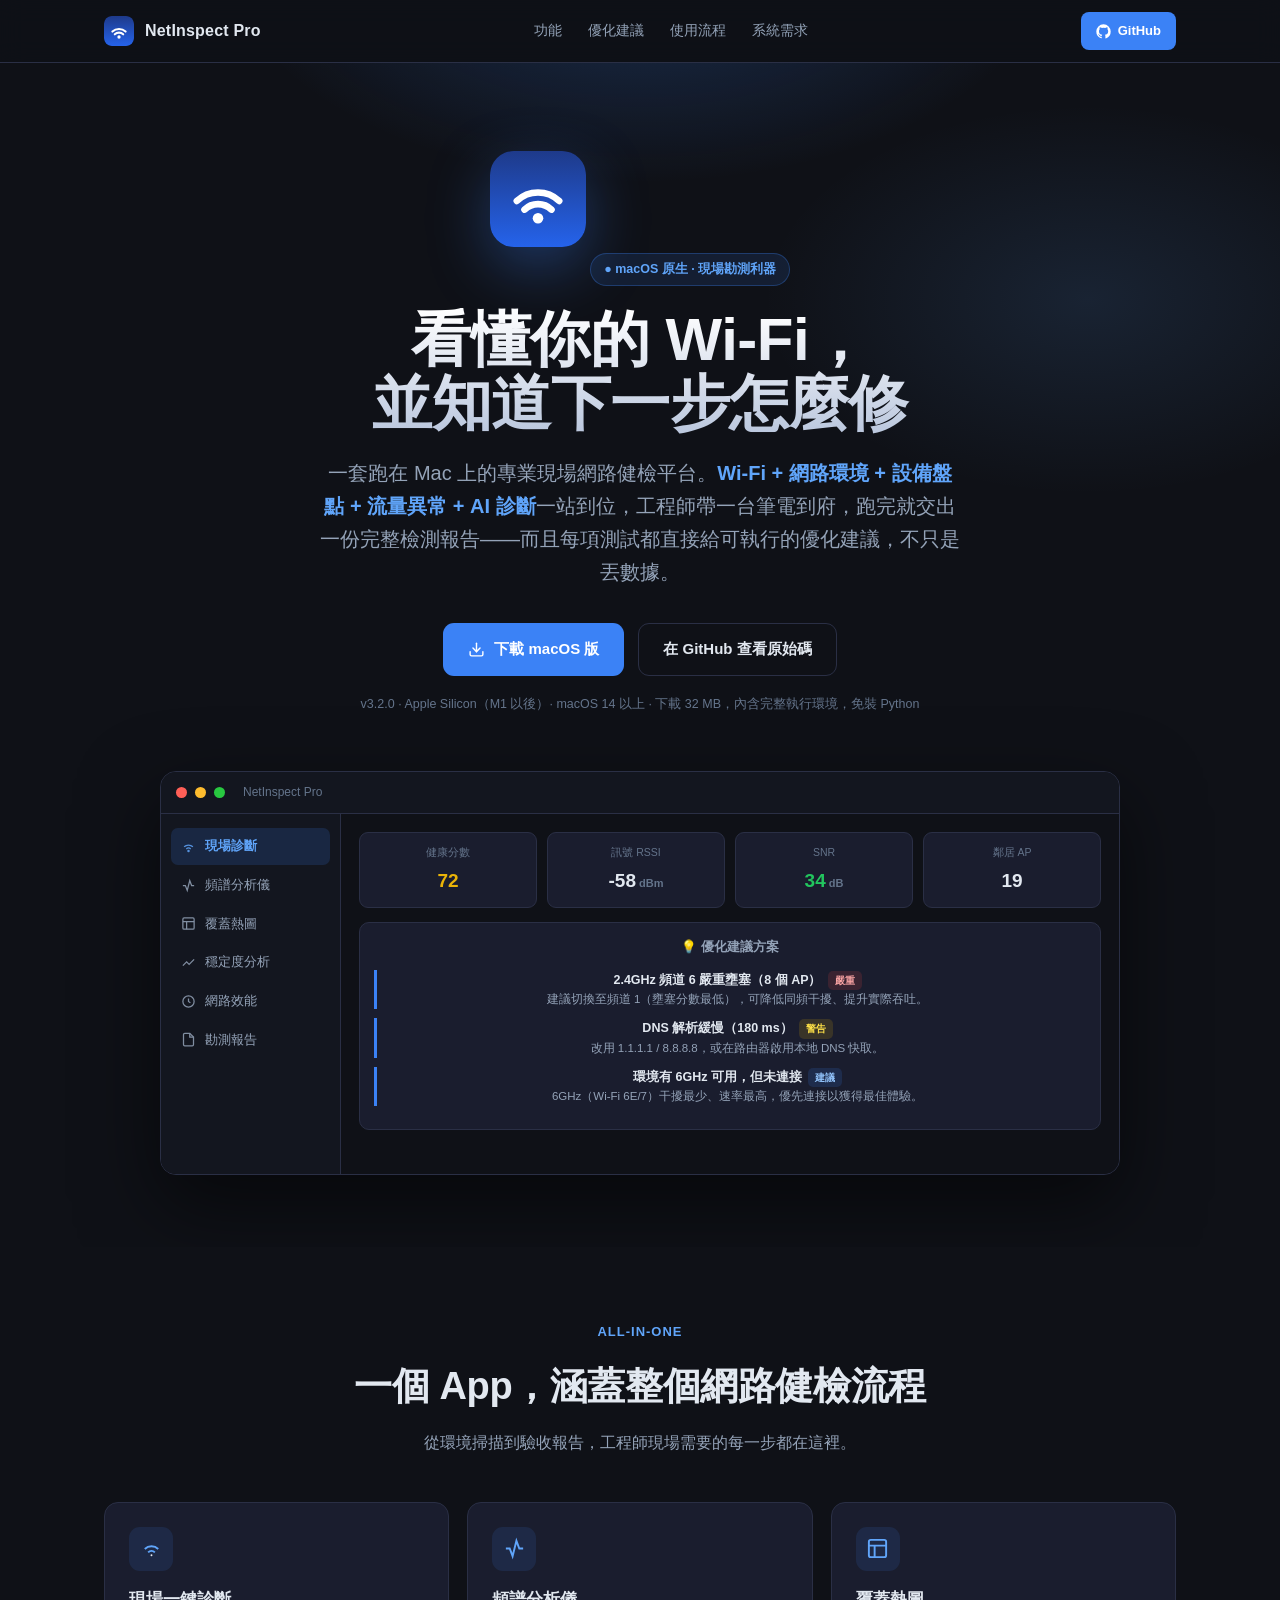
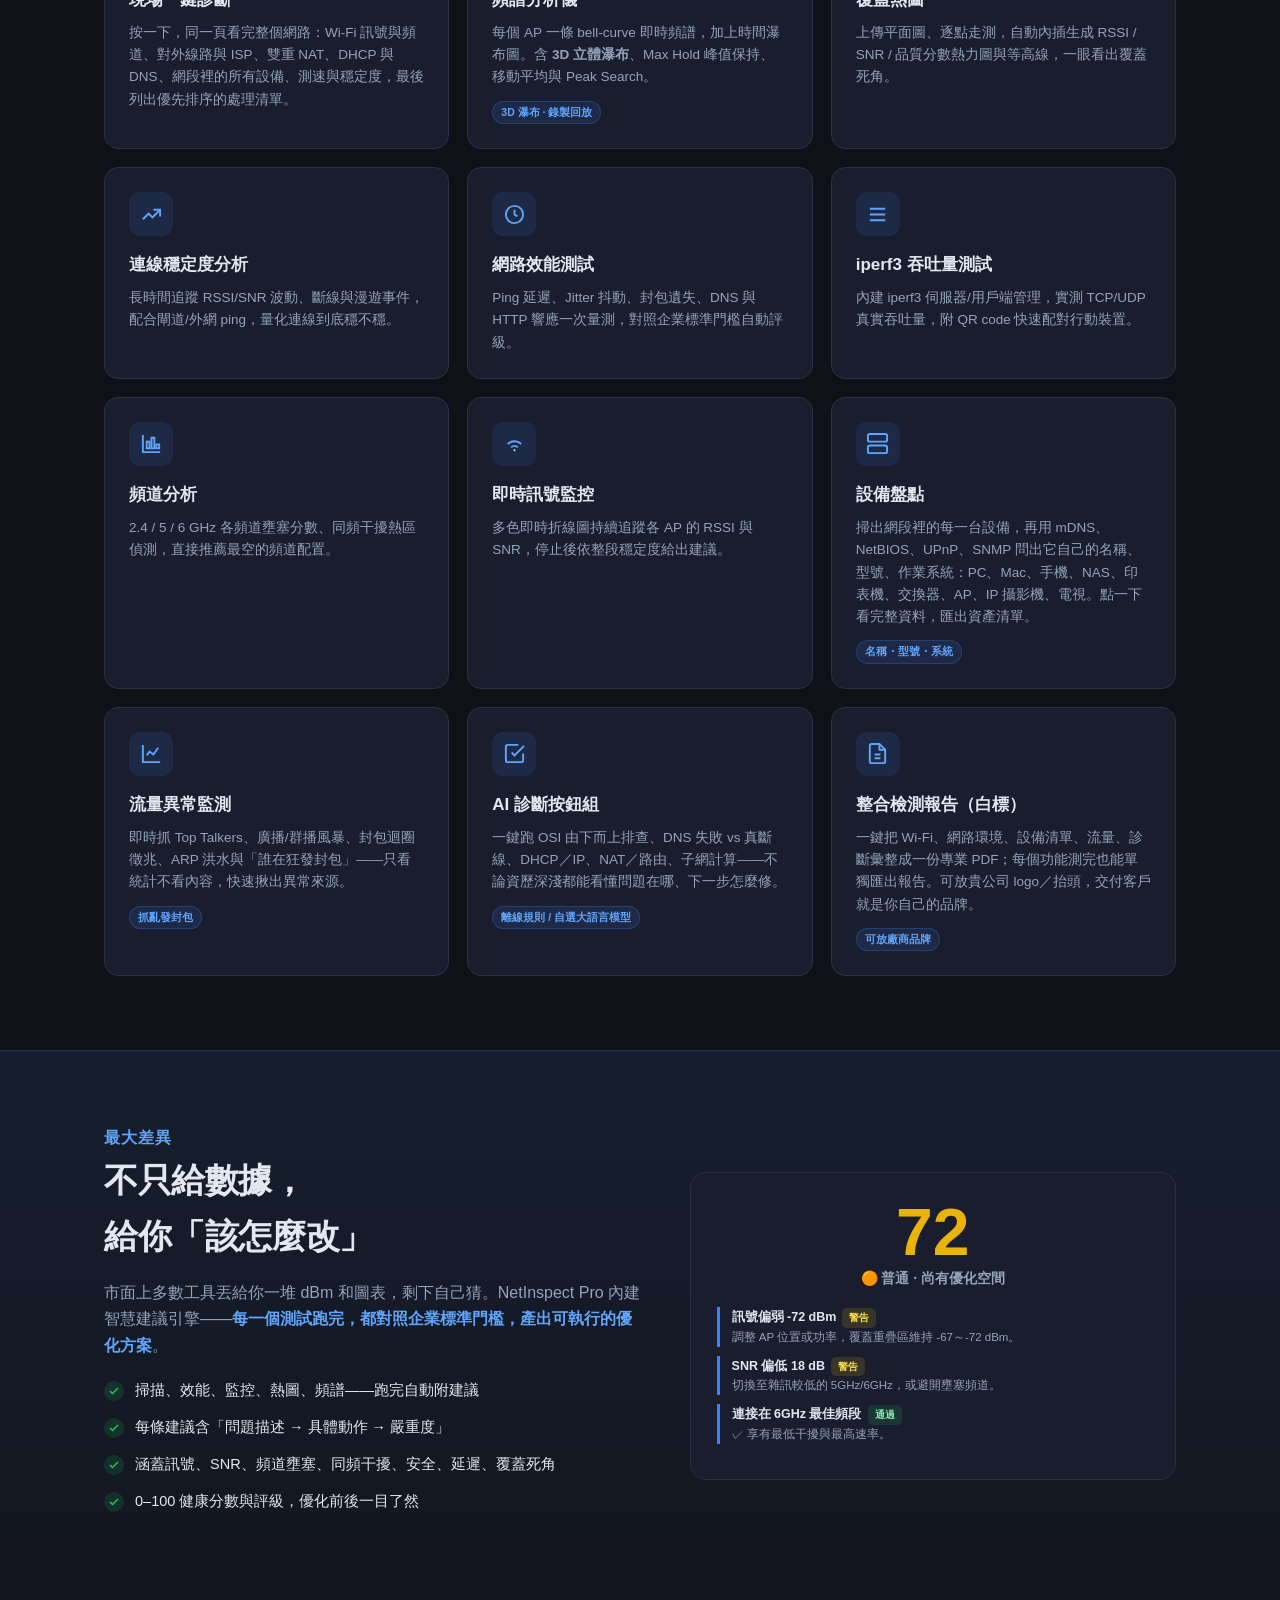
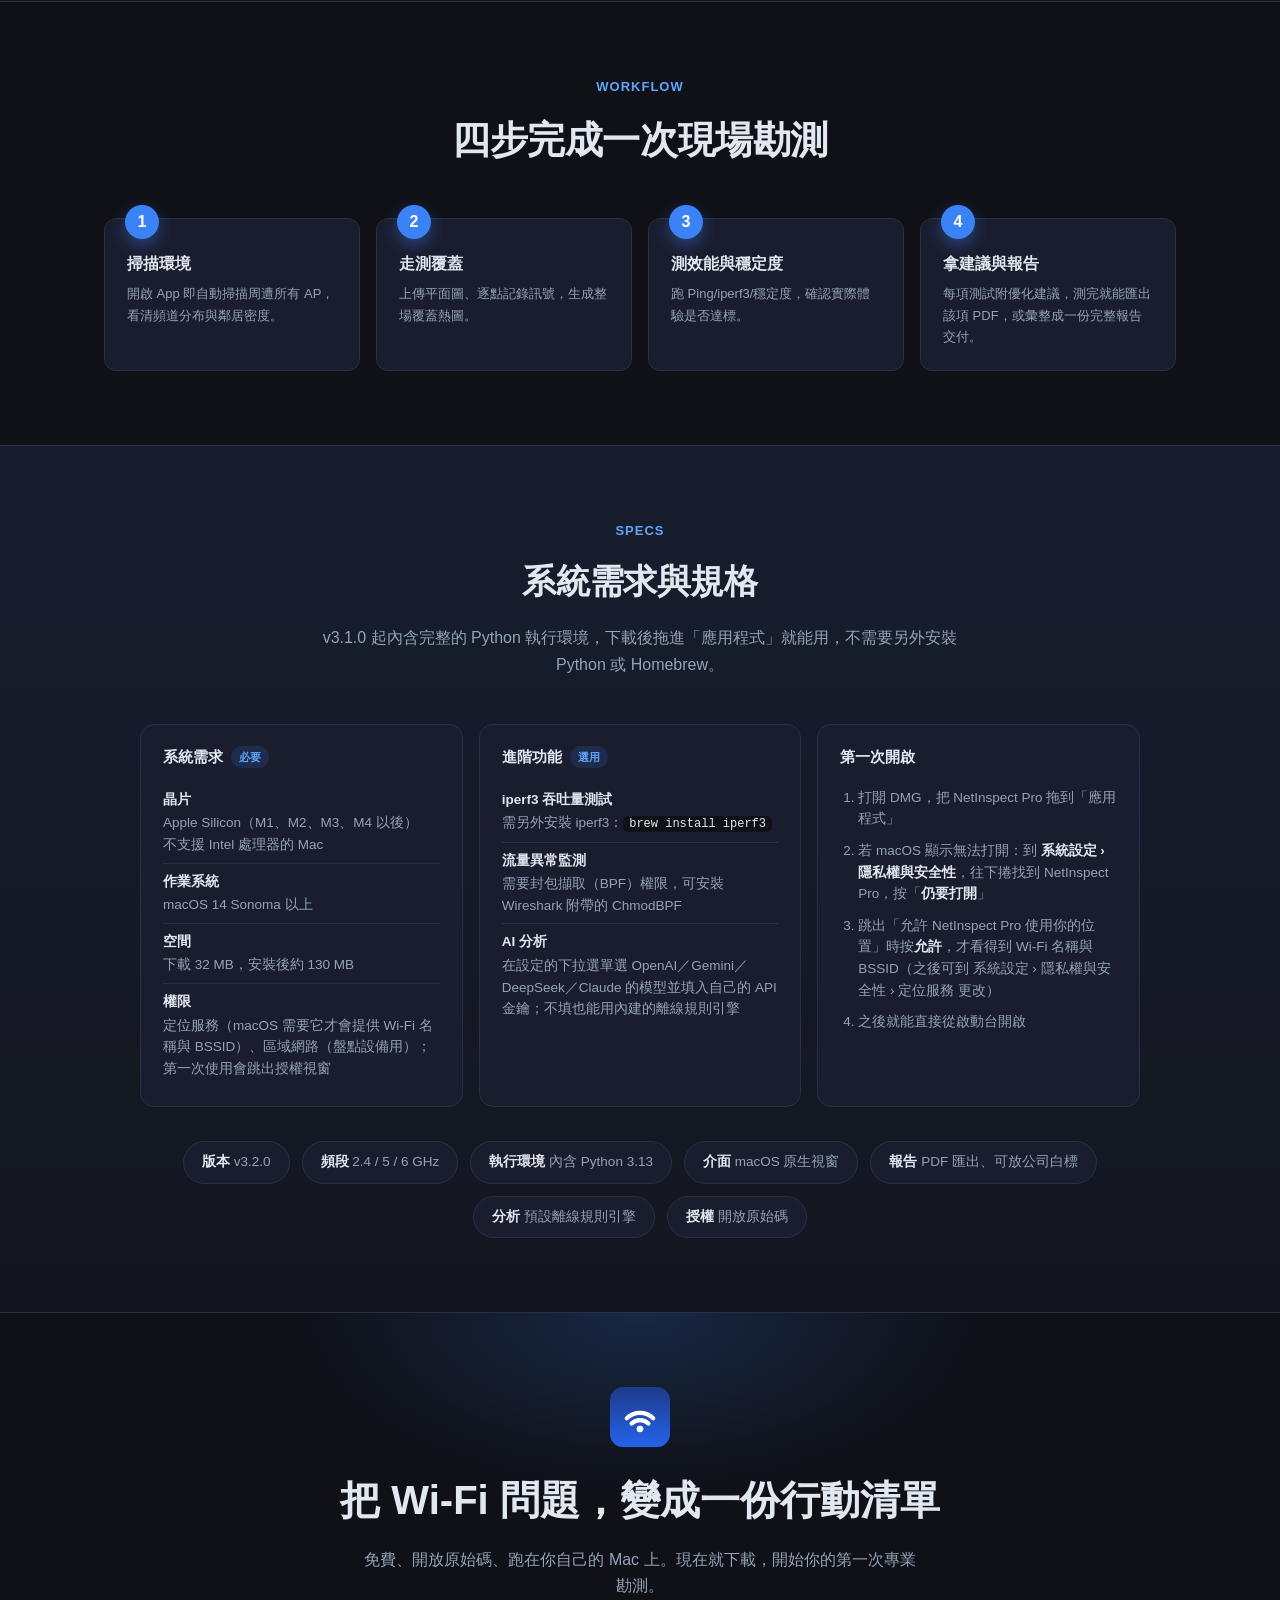
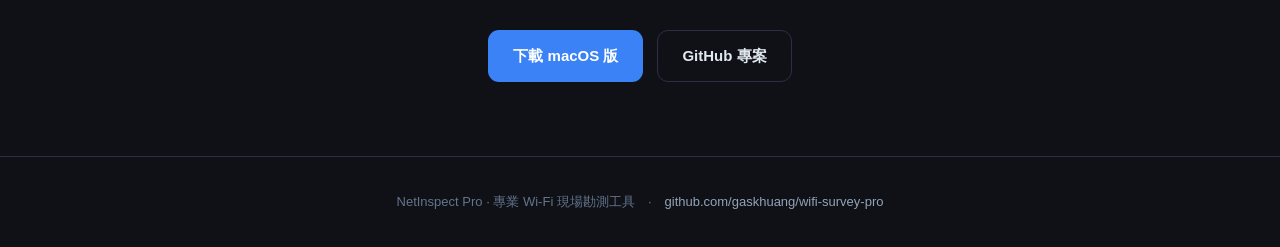
<file: docs/index.html>
<!DOCTYPE html>
<html lang="zh-TW">
<head>
<meta charset="UTF-8">
<meta name="viewport" content="width=device-width, initial-scale=1.0">
<title>NetInspect Pro — 專業 Wi-Fi 現場勘測工具</title>
<meta name="description" content="macOS 專業 Wi-Fi 現場勘測工具：頻譜分析、3D 瀑布圖、覆蓋熱圖、穩定度與效能測試，每個測試跑完都給你可執行的優化建議方案。">
<style>
  :root{
    --bg:#0f1117; --bg2:#13161f; --card:#1a1d2e; --hover:#22273a;
    --border:#2a2f45; --accent:#3b82f6; --accent2:#60a5fa;
    --success:#22c55e; --warning:#eab308; --danger:#ef4444;
    --t1:#e2e8f0; --t2:#94a3b8; --t3:#64748b;
    --radius:14px; --maxw:1120px;
  }
  *{box-sizing:border-box;margin:0;padding:0}
  html{scroll-behavior:smooth}
  body{
    font-family:-apple-system,BlinkMacSystemFont,"Segoe UI","PingFang TC","Noto Sans TC",Roboto,Helvetica,Arial,sans-serif;
    background:var(--bg); color:var(--t1); line-height:1.65;
    -webkit-font-smoothing:antialiased;
  }
  a{color:inherit;text-decoration:none}
  .wrap{max-width:var(--maxw);margin:0 auto;padding:0 24px}
  .accent{color:var(--accent2)}
  .muted{color:var(--t2)}

  /* ── nav ── */
  header{
    position:sticky;top:0;z-index:50;backdrop-filter:blur(12px);
    background:rgba(15,17,23,.72);border-bottom:1px solid var(--border);
  }
  .nav{display:flex;align-items:center;justify-content:space-between;height:62px}
  .brand{display:flex;align-items:center;gap:11px;font-weight:800;font-size:16px;letter-spacing:.2px}
  .brand .logo{width:30px;height:30px;border-radius:8px;flex:0 0 auto}
  .nav-links{display:flex;gap:26px;font-size:14px;color:var(--t2)}
  .nav-links a:hover{color:var(--t1)}
  .nav-cta{display:inline-flex;align-items:center;gap:7px;padding:8px 15px;border-radius:8px;
    background:var(--accent);color:#fff;font-size:13px;font-weight:600;transition:.15s}
  .nav-cta:hover{background:#2563eb;transform:translateY(-1px)}
  @media(max-width:720px){.nav-links{display:none}}

  /* ── hero ── */
  .hero{position:relative;overflow:hidden;padding:88px 0 72px;text-align:center}
  .hero::before{content:"";position:absolute;inset:0;z-index:0;
    background:
      radial-gradient(600px 340px at 50% -10%, rgba(59,130,246,.28), transparent 70%),
      radial-gradient(500px 300px at 85% 20%, rgba(96,165,250,.12), transparent 65%);}
  .hero>*{position:relative;z-index:1}
  .hero .logo-big{width:96px;height:96px;border-radius:24px;margin:0 auto 26px;
    box-shadow:0 20px 60px rgba(59,130,246,.35)}
  .badge{display:inline-flex;align-items:center;gap:7px;font-size:12.5px;color:var(--accent2);
    background:rgba(59,130,246,.12);border:1px solid rgba(59,130,246,.3);
    padding:5px 13px;border-radius:999px;margin-bottom:22px;font-weight:600}
  .hero h1{font-size:clamp(34px,6vw,60px);line-height:1.08;font-weight:850;letter-spacing:-.5px;
    background:linear-gradient(180deg,#fff,#b9c6dd);-webkit-background-clip:text;background-clip:text;color:transparent}
  .hero p.sub{font-size:clamp(16px,2.4vw,20px);color:var(--t2);max-width:640px;margin:20px auto 34px}
  .cta-row{display:flex;gap:14px;justify-content:center;flex-wrap:wrap}
  .btn{display:inline-flex;align-items:center;gap:9px;padding:13px 24px;border-radius:11px;
    font-weight:700;font-size:15px;transition:.16s;border:1px solid transparent}
  .btn-primary{background:var(--accent);color:#fff}
  .btn-primary:hover{background:#2563eb;transform:translateY(-2px);box-shadow:0 12px 30px rgba(59,130,246,.4)}
  .btn-ghost{background:transparent;border-color:var(--border);color:var(--t1)}
  .btn-ghost:hover{background:var(--card);border-color:var(--accent)}
  .hero .note{margin-top:18px;font-size:12.5px;color:var(--t3)}

  /* ── app mockup ── */
  .shot{margin:56px auto 0;max-width:960px;border-radius:16px;overflow:hidden;
    border:1px solid var(--border);box-shadow:0 30px 80px rgba(0,0,0,.55)}
  .shot .bar{display:flex;align-items:center;gap:8px;padding:11px 15px;background:var(--bg2);border-bottom:1px solid var(--border)}
  .dot{width:11px;height:11px;border-radius:50%}
  .app{display:flex;min-height:360px;background:var(--bg)}
  .side{width:180px;flex:0 0 auto;background:var(--bg2);border-right:1px solid var(--border);padding:14px 10px}
  .side .item{display:flex;align-items:center;gap:9px;padding:8px 10px;border-radius:7px;font-size:12.5px;color:var(--t2);margin-bottom:2px}
  .side .item.on{background:rgba(59,130,246,.16);color:var(--accent2);font-weight:600}
  .side .item .ic{width:15px;height:15px;flex:0 0 auto;opacity:.85}
  .main{flex:1;padding:18px;min-width:0}
  .cards{display:grid;grid-template-columns:repeat(4,1fr);gap:10px;margin-bottom:14px}
  .kpi{background:var(--card);border:1px solid var(--border);border-radius:9px;padding:11px 12px}
  .kpi .l{font-size:10.5px;color:var(--t3)}
  .kpi .v{font-size:19px;font-weight:800;margin-top:3px}
  .panel{background:var(--card);border:1px solid var(--border);border-radius:10px;padding:14px}
  .panel h4{font-size:12.5px;color:var(--t2);margin-bottom:12px;font-weight:600}
  .reco{border-left:3px solid var(--accent);padding-left:12px;margin-bottom:9px}
  .reco .rt{font-size:12.5px;font-weight:700}
  .reco .rr{font-size:11.5px;color:var(--t2)}
  .sev{display:inline-block;font-size:9.5px;font-weight:700;padding:2px 7px;border-radius:5px;vertical-align:middle;margin-left:6px}
  .sev-c{background:rgba(239,68,68,.15);color:#fca5a5}
  .sev-w{background:rgba(234,179,8,.15);color:#fde047}
  .sev-i{background:rgba(59,130,246,.15);color:#93c5fd}
  @media(max-width:720px){.side{display:none}.cards{grid-template-columns:repeat(2,1fr)}}

  /* ── sections ── */
  section{padding:74px 0}
  .sec-head{text-align:center;max-width:680px;margin:0 auto 46px}
  .sec-head .eyebrow{font-size:13px;font-weight:700;color:var(--accent2);letter-spacing:1px;text-transform:uppercase}
  .sec-head h2{font-size:clamp(26px,4vw,38px);font-weight:820;margin:12px 0;letter-spacing:-.4px}
  .sec-head p{color:var(--t2);font-size:16px}

  .grid{display:grid;grid-template-columns:repeat(3,1fr);gap:18px}
  @media(max-width:900px){.grid{grid-template-columns:repeat(2,1fr)}}
  @media(max-width:600px){.grid{grid-template-columns:1fr}}
  .feat{background:var(--card);border:1px solid var(--border);border-radius:var(--radius);padding:24px;transition:.18s}
  .feat:hover{border-color:var(--accent);transform:translateY(-3px);box-shadow:0 16px 40px rgba(0,0,0,.35)}
  .feat .fi{width:44px;height:44px;border-radius:11px;display:flex;align-items:center;justify-content:center;
    background:rgba(59,130,246,.12);margin-bottom:15px}
  .feat .fi svg{width:23px;height:23px;stroke:var(--accent2);fill:none;stroke-width:2}
  .feat h3{font-size:17px;font-weight:750;margin-bottom:8px}
  .feat p{font-size:13.5px;color:var(--t2)}
  .feat .tag{display:inline-block;font-size:10.5px;font-weight:700;color:var(--accent2);
    background:rgba(59,130,246,.12);border:1px solid rgba(59,130,246,.25);padding:2px 8px;border-radius:999px;margin-top:12px}

  /* ── highlight (優化建議) ── */
  .hl{background:
      linear-gradient(180deg,rgba(59,130,246,.07),transparent),var(--bg2);
    border-top:1px solid var(--border);border-bottom:1px solid var(--border)}
  .hl-grid{display:grid;grid-template-columns:1.05fr .95fr;gap:48px;align-items:center}
  @media(max-width:820px){.hl-grid{grid-template-columns:1fr;gap:32px}}
  .hl h2{font-size:clamp(24px,3.6vw,34px);font-weight:820;letter-spacing:-.4px;margin-bottom:16px}
  .hl ul{list-style:none;margin-top:20px}
  .hl li{display:flex;gap:11px;font-size:14.5px;color:var(--t1);margin-bottom:13px}
  .hl li .ck{flex:0 0 auto;width:20px;height:20px;border-radius:50%;background:rgba(34,197,94,.15);
    display:flex;align-items:center;justify-content:center;margin-top:2px}
  .hl li .ck svg{width:12px;height:12px;stroke:var(--success);fill:none;stroke-width:3}
  .score-card{background:var(--card);border:1px solid var(--border);border-radius:16px;padding:26px;text-align:center}
  .gauge{font-size:66px;font-weight:900;line-height:1;color:var(--warning)}
  .gauge small{display:block;font-size:14px;font-weight:600;color:var(--t2);margin-top:6px}
  .score-issues{text-align:left;margin-top:22px}

  /* ── steps ── */
  .steps{display:grid;grid-template-columns:repeat(4,1fr);gap:16px;counter-reset:s}
  @media(max-width:820px){.steps{grid-template-columns:repeat(2,1fr)}}
  @media(max-width:480px){.steps{grid-template-columns:1fr}}
  .step{background:var(--card);border:1px solid var(--border);border-radius:12px;padding:22px;position:relative}
  .step::before{counter-increment:s;content:counter(s);position:absolute;top:-14px;left:20px;
    width:34px;height:34px;border-radius:50%;background:var(--accent);color:#fff;font-weight:800;
    display:flex;align-items:center;justify-content:center;box-shadow:0 6px 16px rgba(59,130,246,.4)}
  .step h4{margin:10px 0 7px;font-size:15.5px}
  .step p{font-size:13px;color:var(--t2)}

  /* ── specs ── */
  .specs{display:flex;flex-wrap:wrap;gap:12px;justify-content:center}
  .spec{background:var(--card);border:1px solid var(--border);border-radius:999px;padding:9px 18px;font-size:13.5px;color:var(--t2)}
  .spec b{color:var(--t1)}
  .req-grid{display:grid;grid-template-columns:repeat(3,1fr);gap:16px;margin:0 auto 34px;max-width:1000px}
  @media(max-width:860px){.req-grid{grid-template-columns:1fr}}
  .req{background:var(--card);border:1px solid var(--border);border-radius:var(--radius);padding:20px 22px}
  .req h3{font-size:15px;margin-bottom:12px;color:var(--t1);display:flex;align-items:center;gap:8px}
  .req h3 .tag{font-size:11px;font-weight:600;padding:2px 8px;border-radius:99px;background:rgba(59,130,246,.15);color:var(--accent2)}
  .req ul{list-style:none;padding:0;margin:0}
  .req li{display:block;font-size:13.5px;color:var(--t2);padding:7px 0;margin:0;border-top:1px solid var(--border);line-height:1.6}  /* 覆蓋 .hl li 的 flex */
  .req li:first-child{border-top:none}
  .req li b{color:var(--t1);font-weight:600}
  .req li code{font-size:12px;background:var(--bg);padding:1px 6px;border-radius:5px;color:var(--t1)}
  .req ol{padding-left:18px;margin:0}
  .req ol li{display:list-item;border-top:none;padding:5px 0}
  .req ul li b{display:block;margin-bottom:2px}

  /* ── final cta ── */
  .final{text-align:center;background:
    radial-gradient(500px 260px at 50% 0%,rgba(59,130,246,.2),transparent 70%)}
  .final h2{font-size:clamp(26px,4vw,40px);font-weight:850;margin-bottom:14px}
  .final p{color:var(--t2);max-width:560px;margin:0 auto 30px;font-size:16px}

  footer{border-top:1px solid var(--border);padding:34px 0;color:var(--t3);font-size:13px;text-align:center}
  footer a{color:var(--t2)}footer a:hover{color:var(--t1)}
</style>
</head>
<body>

<!-- shared Wi-Fi logo SVG (used inline several times) -->
<svg width="0" height="0" style="position:absolute" aria-hidden="true">
  <defs>
    <linearGradient id="wifiGrad" x1="0" y1="0" x2="0" y2="1">
      <stop offset="0" stop-color="#1e3a8a"/><stop offset="1" stop-color="#2563eb"/>
    </linearGradient>
    <symbol id="wifi" viewBox="0 0 100 100">
      <rect width="100" height="100" rx="22" fill="url(#wifiGrad)"/>
      <g fill="none" stroke="#fff" stroke-linecap="round">
        <path d="M28 52 A32 32 0 0 1 72 52" stroke-width="7"/>
        <path d="M36 61 A20 20 0 0 1 64 61" stroke-width="7"/>
        <circle cx="50" cy="70" r="5.5" fill="#fff" stroke="none"/>
      </g>
    </symbol>
  </defs>
</svg>

<header>
  <div class="wrap nav">
    <div class="brand"><svg class="logo"><use href="#wifi"/></svg>NetInspect Pro</div>
    <nav class="nav-links">
      <a href="#features">功能</a>
      <a href="#reco">優化建議</a>
      <a href="#how">使用流程</a>
      <a href="#specs">系統需求</a>
    </nav>
    <a class="nav-cta" href="https://github.com/gaskhuang/wifi-survey-pro" target="_blank" rel="noopener">
      <svg width="15" height="15" viewBox="0 0 24 24" fill="currentColor"><path d="M12 .5A11.5 11.5 0 0 0 .5 12a11.5 11.5 0 0 0 7.86 10.92c.58.1.79-.25.79-.56v-2c-3.2.7-3.88-1.37-3.88-1.37-.53-1.34-1.3-1.7-1.3-1.7-1.06-.72.08-.71.08-.71 1.17.08 1.79 1.2 1.79 1.2 1.04 1.79 2.73 1.27 3.4.97.1-.76.4-1.27.74-1.56-2.55-.29-5.24-1.28-5.24-5.7 0-1.26.45-2.29 1.19-3.1-.12-.29-.52-1.46.11-3.05 0 0 .97-.31 3.18 1.18a11 11 0 0 1 5.8 0c2.2-1.49 3.17-1.18 3.17-1.18.63 1.59.23 2.76.11 3.05.74.81 1.19 1.84 1.19 3.1 0 4.43-2.7 5.4-5.26 5.69.41.36.78 1.06.78 2.14v3.17c0 .31.2.67.8.56A11.5 11.5 0 0 0 23.5 12 11.5 11.5 0 0 0 12 .5Z"/></svg>
      GitHub
    </a>
  </div>
</header>

<!-- ── HERO ── -->
<section class="hero">
  <div class="wrap">
    <svg class="logo-big"><use href="#wifi"/></svg>
    <div class="badge">● macOS 原生 · 現場勘測利器</div>
    <h1>看懂你的 Wi-Fi，<br>並知道下一步怎麼修</h1>
    <p class="sub">一套跑在 Mac 上的專業現場網路健檢平台。<strong class="accent">Wi-Fi + 網路環境 + 設備盤點 + 流量異常 + AI 診斷</strong>一站到位，工程師帶一台筆電到府，跑完就交出一份完整檢測報告——而且每項測試都直接給可執行的優化建議，不只是丟數據。</p>
    <div class="cta-row">
      <a class="btn btn-primary" href="https://github.com/gaskhuang/wifi-survey-pro/releases/latest/download/NetInspect.Pro.dmg" target="_blank" rel="noopener">
        <svg width="17" height="17" viewBox="0 0 24 24" fill="none" stroke="currentColor" stroke-width="2" stroke-linecap="round"><path d="M21 15v4a2 2 0 0 1-2 2H5a2 2 0 0 1-2-2v-4"/><polyline points="7 10 12 15 17 10"/><line x1="12" y1="15" x2="12" y2="3"/></svg>
        下載 macOS 版
      </a>
      <a class="btn btn-ghost" href="https://github.com/gaskhuang/wifi-survey-pro" target="_blank" rel="noopener">在 GitHub 查看原始碼</a>
    </div>
    <div class="note">v3.2.0 · Apple Silicon（M1 以後）· macOS 14 以上 · 下載 32 MB，內含完整執行環境，免裝 Python</div>

    <!-- app mockup -->
    <div class="shot">
      <div class="bar">
        <span class="dot" style="background:#ff5f57"></span>
        <span class="dot" style="background:#febc2e"></span>
        <span class="dot" style="background:#28c840"></span>
        <span style="margin-left:10px;font-size:12px;color:var(--t3)">NetInspect Pro</span>
      </div>
      <div class="app">
        <div class="side">
          <div class="item on"><svg class="ic" viewBox="0 0 24 24" fill="none" stroke="currentColor" stroke-width="2"><path d="M5 12.5a10 10 0 0 1 14 0"/><path d="M8.5 16a5 5 0 0 1 7 0"/><circle cx="12" cy="19" r="1"/></svg>現場診斷</div>
          <div class="item"><svg class="ic" viewBox="0 0 24 24" fill="none" stroke="currentColor" stroke-width="2"><path d="M3 12h4l3 8 4-16 3 8h4"/></svg>頻譜分析儀</div>
          <div class="item"><svg class="ic" viewBox="0 0 24 24" fill="none" stroke="currentColor" stroke-width="2"><rect x="3" y="3" width="18" height="18" rx="2"/><path d="M3 9h18M9 21V9"/></svg>覆蓋熱圖</div>
          <div class="item"><svg class="ic" viewBox="0 0 24 24" fill="none" stroke="currentColor" stroke-width="2"><path d="M3 17l6-6 4 4 8-8"/></svg>穩定度分析</div>
          <div class="item"><svg class="ic" viewBox="0 0 24 24" fill="none" stroke="currentColor" stroke-width="2"><circle cx="12" cy="12" r="9"/><path d="M12 7v5l3 2"/></svg>網路效能</div>
          <div class="item"><svg class="ic" viewBox="0 0 24 24" fill="none" stroke="currentColor" stroke-width="2"><path d="M14 2H6a2 2 0 0 0-2 2v16a2 2 0 0 0 2 2h12a2 2 0 0 0 2-2V8z"/><path d="M14 2v6h6"/></svg>勘測報告</div>
        </div>
        <div class="main">
          <div class="cards">
            <div class="kpi"><div class="l">健康分數</div><div class="v" style="color:var(--warning)">72</div></div>
            <div class="kpi"><div class="l">訊號 RSSI</div><div class="v">-58<span style="font-size:11px;color:var(--t3)"> dBm</span></div></div>
            <div class="kpi"><div class="l">SNR</div><div class="v" style="color:var(--success)">34<span style="font-size:11px;color:var(--t3)"> dB</span></div></div>
            <div class="kpi"><div class="l">鄰居 AP</div><div class="v">19</div></div>
          </div>
          <div class="panel">
            <h4>💡 優化建議方案</h4>
            <div class="reco"><div class="rt">2.4GHz 頻道 6 嚴重壅塞（8 個 AP）<span class="sev sev-c">嚴重</span></div><div class="rr">建議切換至頻道 1（壅塞分數最低），可降低同頻干擾、提升實際吞吐。</div></div>
            <div class="reco"><div class="rt">DNS 解析緩慢（180 ms）<span class="sev sev-w">警告</span></div><div class="rr">改用 1.1.1.1 / 8.8.8.8，或在路由器啟用本地 DNS 快取。</div></div>
            <div class="reco"><div class="rt">環境有 6GHz 可用，但未連接<span class="sev sev-i">建議</span></div><div class="rr">6GHz（Wi-Fi 6E/7）干擾最少、速率最高，優先連接以獲得最佳體驗。</div></div>
          </div>
        </div>
      </div>
    </div>
  </div>
</section>

<!-- ── FEATURES ── -->
<section id="features">
  <div class="wrap">
    <div class="sec-head">
      <div class="eyebrow">All-in-One</div>
      <h2>一個 App，涵蓋整個網路健檢流程</h2>
      <p>從環境掃描到驗收報告，工程師現場需要的每一步都在這裡。</p>
    </div>
    <div class="grid">
      <div class="feat">
        <div class="fi"><svg viewBox="0 0 24 24"><path d="M5 12.5a10 10 0 0 1 14 0"/><path d="M8.5 16a5 5 0 0 1 7 0"/><circle cx="12" cy="19" r="1" fill="currentColor" stroke="none"/></svg></div>
        <h3>現場一鍵診斷</h3>
        <p>按一下，同一頁看完整個網路：Wi-Fi 訊號與頻道、對外線路與 ISP、雙重 NAT、DHCP 與 DNS、網段裡的所有設備、測速與穩定度，最後列出優先排序的處理清單。</p>
      </div>
      <div class="feat">
        <div class="fi"><svg viewBox="0 0 24 24"><path d="M3 12h4l3 8 4-16 3 8h4"/></svg></div>
        <h3>頻譜分析儀</h3>
        <p>每個 AP 一條 bell-curve 即時頻譜，加上時間瀑布圖。含 <b>3D 立體瀑布</b>、Max Hold 峰值保持、移動平均與 Peak Search。</p>
        <span class="tag">3D 瀑布 · 錄製回放</span>
      </div>
      <div class="feat">
        <div class="fi"><svg viewBox="0 0 24 24"><rect x="3" y="3" width="18" height="18" rx="2"/><path d="M3 9h18M9 21V9"/></svg></div>
        <h3>覆蓋熱圖</h3>
        <p>上傳平面圖、逐點走測，自動內插生成 RSSI / SNR / 品質分數熱力圖與等高線，一眼看出覆蓋死角。</p>
      </div>
      <div class="feat">
        <div class="fi"><svg viewBox="0 0 24 24"><path d="M3 17l6-6 4 4 8-8"/><path d="M14 7h7v7"/></svg></div>
        <h3>連線穩定度分析</h3>
        <p>長時間追蹤 RSSI/SNR 波動、斷線與漫遊事件，配合閘道/外網 ping，量化連線到底穩不穩。</p>
      </div>
      <div class="feat">
        <div class="fi"><svg viewBox="0 0 24 24"><circle cx="12" cy="12" r="9"/><path d="M12 7v5l3 2"/></svg></div>
        <h3>網路效能測試</h3>
        <p>Ping 延遲、Jitter 抖動、封包遺失、DNS 與 HTTP 響應一次量測，對照企業標準門檻自動評級。</p>
      </div>
      <div class="feat">
        <div class="fi"><svg viewBox="0 0 24 24"><path d="M4 12h16M4 6h16M4 18h16"/></svg></div>
        <h3>iperf3 吞吐量測試</h3>
        <p>內建 iperf3 伺服器/用戶端管理，實測 TCP/UDP 真實吞吐量，附 QR code 快速配對行動裝置。</p>
      </div>
      <div class="feat">
        <div class="fi"><svg viewBox="0 0 24 24"><path d="M3 3v18h18"/><rect x="7" y="10" width="3" height="7"/><rect x="12" y="6" width="3" height="11"/><rect x="17" y="13" width="3" height="4"/></svg></div>
        <h3>頻道分析</h3>
        <p>2.4 / 5 / 6 GHz 各頻道壅塞分數、同頻干擾熱區偵測，直接推薦最空的頻道配置。</p>
      </div>
      <div class="feat">
        <div class="fi"><svg viewBox="0 0 24 24"><path d="M5 12.5a10 10 0 0 1 14 0"/><path d="M8.5 16a5 5 0 0 1 7 0"/><circle cx="12" cy="19" r="1" fill="currentColor" stroke="none"/></svg></div>
        <h3>即時訊號監控</h3>
        <p>多色即時折線圖持續追蹤各 AP 的 RSSI 與 SNR，停止後依整段穩定度給出建議。</p>
      </div>
      <div class="feat">
        <div class="fi"><svg viewBox="0 0 24 24"><rect x="2" y="2" width="20" height="8" rx="2"/><rect x="2" y="14" width="20" height="8" rx="2"/><line x1="6" y1="6" x2="6.01" y2="6"/><line x1="6" y1="18" x2="6.01" y2="18"/></svg></div>
        <h3>設備盤點</h3>
        <p>掃出網段裡的每一台設備，再用 mDNS、NetBIOS、UPnP、SNMP 問出它自己的名稱、型號、作業系統：PC、Mac、手機、NAS、印表機、交換器、AP、IP 攝影機、電視。點一下看完整資料，匯出資產清單。</p>
        <span class="tag">名稱・型號・系統</span>
      </div>
      <div class="feat">
        <div class="fi"><svg viewBox="0 0 24 24"><path d="M3 3v18h18"/><path d="M7 14l3-4 4 3 5-7"/></svg></div>
        <h3>流量異常監測</h3>
        <p>即時抓 Top Talkers、廣播/群播風暴、封包迴圈徵兆、ARP 洪水與「誰在狂發封包」——只看統計不看內容，快速揪出異常來源。</p>
        <span class="tag">抓亂發封包</span>
      </div>
      <div class="feat">
        <div class="fi"><svg viewBox="0 0 24 24"><path d="M9 11l3 3L22 4"/><path d="M21 12v7a2 2 0 0 1-2 2H5a2 2 0 0 1-2-2V5a2 2 0 0 1 2-2h11"/></svg></div>
        <h3>AI 診斷按鈕組</h3>
        <p>一鍵跑 OSI 由下而上排查、DNS 失敗 vs 真斷線、DHCP／IP、NAT／路由、子網計算——不論資歷深淺都能看懂問題在哪、下一步怎麼修。</p>
        <span class="tag">離線規則 / 自選大語言模型</span>
      </div>
      <div class="feat">
        <div class="fi"><svg viewBox="0 0 24 24"><path d="M14 2H6a2 2 0 0 0-2 2v16a2 2 0 0 0 2 2h12a2 2 0 0 0 2-2V8z"/><path d="M14 2v6h6M9 13h6M9 17h6"/></svg></div>
        <h3>整合檢測報告（白標）</h3>
        <p>一鍵把 Wi-Fi、網路環境、設備清單、流量、診斷彙整成一份專業 PDF；每個功能測完也能單獨匯出報告。可放貴公司 logo／抬頭，交付客戶就是你自己的品牌。</p>
        <span class="tag">可放廠商品牌</span>
      </div>
    </div>
  </div>
</section>

<!-- ── HIGHLIGHT: 優化建議 ── -->
<section id="reco" class="hl">
  <div class="wrap hl-grid">
    <div>
      <div class="eyebrow" style="color:var(--accent2);font-weight:700;letter-spacing:1px">最大差異</div>
      <h2>不只給數據，<br>給你「該怎麼改」</h2>
      <p class="muted">市面上多數工具丟給你一堆 dBm 和圖表，剩下自己猜。NetInspect Pro 內建智慧建議引擎——<strong class="accent">每一個測試跑完，都對照企業標準門檻，產出可執行的優化方案</strong>。</p>
      <ul>
        <li><span class="ck"><svg viewBox="0 0 24 24"><polyline points="20 6 9 17 4 12"/></svg></span>掃描、效能、監控、熱圖、頻譜——跑完自動附建議</li>
        <li><span class="ck"><svg viewBox="0 0 24 24"><polyline points="20 6 9 17 4 12"/></svg></span>每條建議含「問題描述 → 具體動作 → 嚴重度」</li>
        <li><span class="ck"><svg viewBox="0 0 24 24"><polyline points="20 6 9 17 4 12"/></svg></span>涵蓋訊號、SNR、頻道壅塞、同頻干擾、安全、延遲、覆蓋死角</li>
        <li><span class="ck"><svg viewBox="0 0 24 24"><polyline points="20 6 9 17 4 12"/></svg></span>0–100 健康分數與評級，優化前後一目了然</li>
      </ul>
    </div>
    <div class="score-card">
      <div class="gauge">72<small>🟠 普通 · 尚有優化空間</small></div>
      <div class="score-issues">
        <div class="reco"><div class="rt">訊號偏弱 -72 dBm<span class="sev sev-w">警告</span></div><div class="rr">調整 AP 位置或功率，覆蓋重疊區維持 -67～-72 dBm。</div></div>
        <div class="reco"><div class="rt">SNR 偏低 18 dB<span class="sev sev-w">警告</span></div><div class="rr">切換至雜訊較低的 5GHz/6GHz，或避開壅塞頻道。</div></div>
        <div class="reco"><div class="rt">連接在 6GHz 最佳頻段<span class="sev sev-i" style="background:rgba(34,197,94,.15);color:#86efac">通過</span></div><div class="rr">✓ 享有最低干擾與最高速率。</div></div>
      </div>
    </div>
  </div>
</section>

<!-- ── HOW IT WORKS ── -->
<section id="how">
  <div class="wrap">
    <div class="sec-head">
      <div class="eyebrow">Workflow</div>
      <h2>四步完成一次現場勘測</h2>
    </div>
    <div class="steps">
      <div class="step"><h4>掃描環境</h4><p>開啟 App 即自動掃描周遭所有 AP，看清頻道分布與鄰居密度。</p></div>
      <div class="step"><h4>走測覆蓋</h4><p>上傳平面圖、逐點記錄訊號，生成整場覆蓋熱圖。</p></div>
      <div class="step"><h4>測效能與穩定度</h4><p>跑 Ping/iperf3/穩定度，確認實際體驗是否達標。</p></div>
      <div class="step"><h4>拿建議與報告</h4><p>每項測試附優化建議，測完就能匯出該項 PDF，或彙整成一份完整報告交付。</p></div>
    </div>
  </div>
</section>

<!-- ── SPECS ── -->
<section id="specs" class="hl">
  <div class="wrap">
    <div class="sec-head">
      <div class="eyebrow" style="color:var(--accent2);font-weight:700;letter-spacing:1px">Specs</div>
      <h2>系統需求與規格</h2>
      <p>v3.1.0 起內含完整的 Python 執行環境，下載後拖進「應用程式」就能用，不需要另外安裝 Python 或 Homebrew。</p>
    </div>
    <div class="req-grid">
      <div class="req">
        <h3>系統需求 <span class="tag">必要</span></h3>
        <ul>
          <li><b>晶片</b>Apple Silicon（M1、M2、M3、M4 以後）<br>不支援 Intel 處理器的 Mac</li>
          <li><b>作業系統</b>macOS 14 Sonoma 以上</li>
          <li><b>空間</b>下載 32 MB，安裝後約 130 MB</li>
          <li><b>權限</b>定位服務（macOS 需要它才會提供 Wi-Fi 名稱與 BSSID）、區域網路（盤點設備用）；第一次使用會跳出授權視窗</li>
        </ul>
      </div>
      <div class="req">
        <h3>進階功能 <span class="tag">選用</span></h3>
        <ul>
          <li><b>iperf3 吞吐量測試</b>需另外安裝 iperf3：<code>brew install iperf3</code></li>
          <li><b>流量異常監測</b>需要封包擷取（BPF）權限，可安裝 Wireshark 附帶的 ChmodBPF</li>
          <li><b>AI 分析</b>在設定的下拉選單選 OpenAI／Gemini／DeepSeek／Claude 的模型並填入自己的 API 金鑰；不填也能用內建的離線規則引擎</li>
        </ul>
      </div>
      <div class="req">
        <h3>第一次開啟</h3>
        <ol>
          <li>打開 DMG，把 NetInspect Pro 拖到「應用程式」</li>
          <li>若 macOS 顯示無法打開：到 <b>系統設定 › 隱私權與安全性</b>，往下捲找到 NetInspect Pro，按「<b>仍要打開</b>」</li>
          <li>跳出「允許 NetInspect Pro 使用你的位置」時按<b>允許</b>，才看得到 Wi-Fi 名稱與 BSSID（之後可到 系統設定 › 隱私權與安全性 › 定位服務 更改）</li>
          <li>之後就能直接從啟動台開啟</li>
        </ol>
      </div>
    </div>
    <div class="specs">
      <div class="spec"><b>版本</b> v3.2.0</div>
      <div class="spec"><b>頻段</b> 2.4 / 5 / 6 GHz</div>
      <div class="spec"><b>執行環境</b> 內含 Python 3.13</div>
      <div class="spec"><b>介面</b> macOS 原生視窗</div>
      <div class="spec"><b>報告</b> PDF 匯出、可放公司白標</div>
      <div class="spec"><b>分析</b> 預設離線規則引擎</div>
      <div class="spec"><b>授權</b> 開放原始碼</div>
    </div>
  </div>
</section>

<!-- ── FINAL CTA ── -->
<section class="final">
  <div class="wrap">
    <svg style="width:60px;height:60px;margin:0 auto 20px;display:block"><use href="#wifi"/></svg>
    <h2>把 Wi-Fi 問題，變成一份行動清單</h2>
    <p>免費、開放原始碼、跑在你自己的 Mac 上。現在就下載，開始你的第一次專業勘測。</p>
    <div class="cta-row">
      <a class="btn btn-primary" href="https://github.com/gaskhuang/wifi-survey-pro/releases/latest/download/NetInspect.Pro.dmg" target="_blank" rel="noopener">下載 macOS 版</a>
      <a class="btn btn-ghost" href="https://github.com/gaskhuang/wifi-survey-pro" target="_blank" rel="noopener">GitHub 專案</a>
    </div>
  </div>
</section>

<footer>
  <div class="wrap">
    NetInspect Pro · 專業 Wi-Fi 現場勘測工具　·　<a href="https://github.com/gaskhuang/wifi-survey-pro" target="_blank" rel="noopener">github.com/gaskhuang/wifi-survey-pro</a>
  </div>
</footer>

</body>
</html>
</file>
